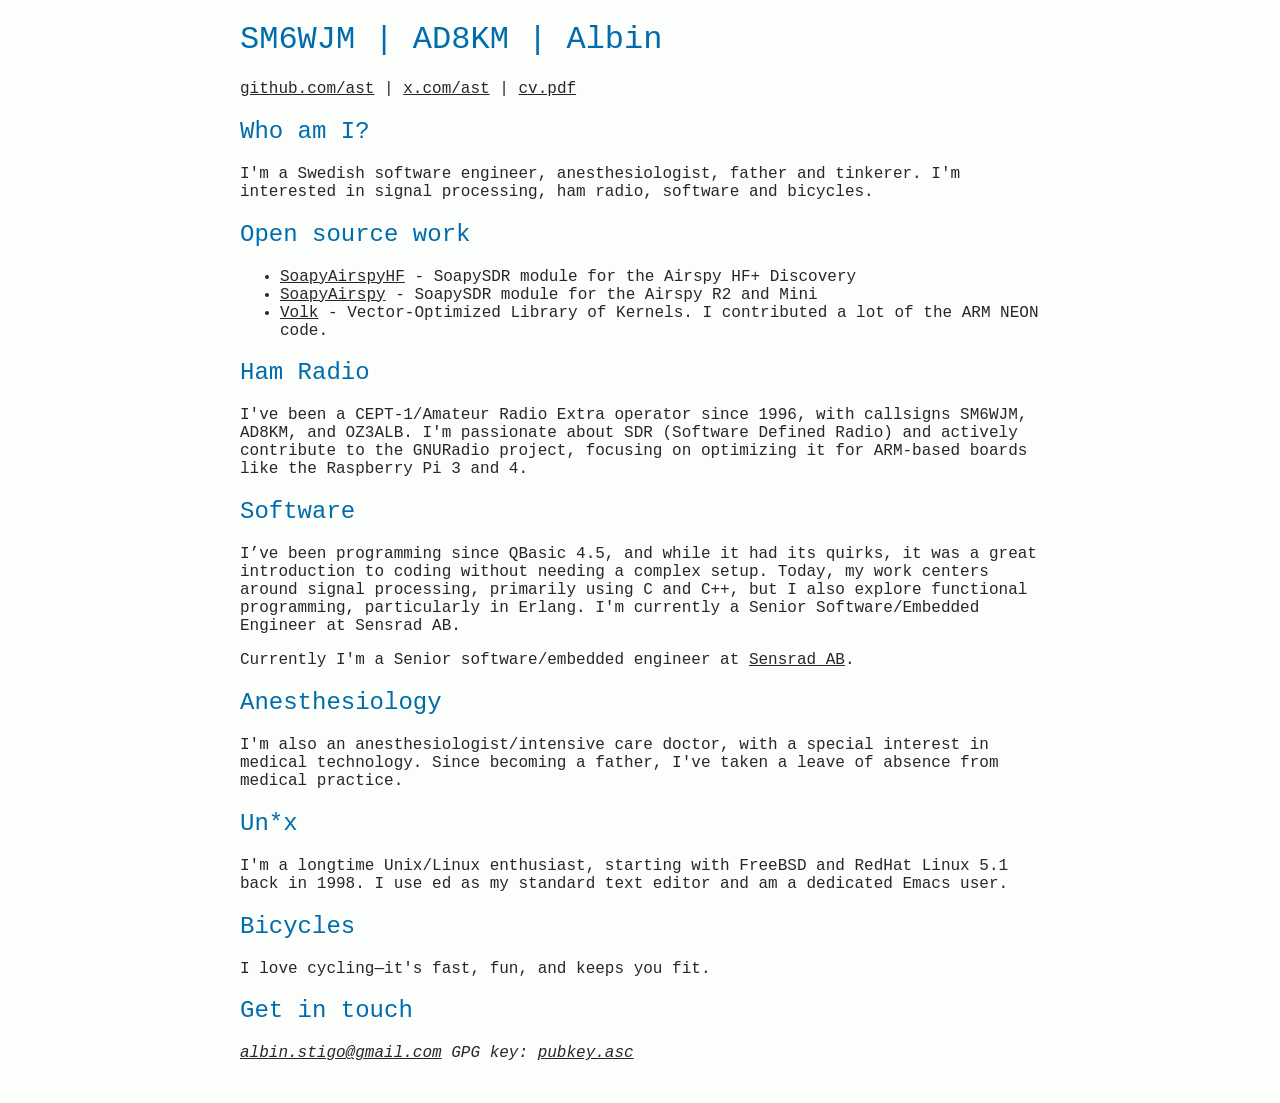
<file: index.html>
<!-- Hej FRA! Kul att ni kollade förbi -->

<!DOCTYPE html>
<html>
  <head>
    <meta charset="UTF-8">

    <meta name="author" content="Albin">
    <meta name="viewport" content="width=device-width, initial-scale=1.0">

    <style type="text/css">
      :root {
          --background: rgba(251, 254, 251, 1);
          --color-accent: rgba(0, 108, 172, 1);
          --color-text-base: rgba(40, 39, 40, 1);
      }
      body {
          font-family: monospace;
          background-color: var(--background);
          color: var(--color-text-base);
          font-size: 16px;
      }
      h1, h2, h3, h4, h5, h6 {
          font-family: monospace;
          font-weight: normal;
          color: var(--color-accent);
      }
      a:link {
          color: var(--color-text-base);
      }
      a:hover {
          color: var(--color-accent);
      }
      a:visited {
          color: var(--color-text-base);
      }
      .content {
          margin: auto;
          width: 800px;
      }
      @media screen and (max-width: 800px) {
          .content {
              width: 100%;
          }
      }
      .nav {
          list-style-type: none;
          margin: 0;
          padding: 0;
      }
      .nav li {
          display: inline-block;
      }
      .nav li a:hover {
          color: var(--color-accent);
      }
    </style>
    <title>SM6WJM - Albin</title>
  </head>

  <body>

    <main class="content">

      <h1>SM6WJM | AD8KM | Albin</h1>

      <nav>
        <ul class="nav">
          <li><a href="https://github.com/ast">github.com/ast</a></li> |
          <li><a href="https://x.com/albinstigo">x.com/ast</a></li> |
          <li><a href="cv.pdf">cv.pdf</a></li>
        </ul>
      </nav>

      <section>
        <h2>Who am I?</h2>
        <p>I'm a Swedish software engineer, anesthesiologist, father
          and tinkerer. I'm interested in signal processing, ham
          radio, software and bicycles.</p>
      </section>

      <section>
        <h2>Open source work</h2>
        <ul>
          <li><a href="https://github.com/ast/SoapyAirspyHF">SoapyAirspyHF</a>
            - SoapySDR module for the Airspy HF+ Discovery</li>

          <li><a href="https://github.com/ast/SoapyAirspy">SoapyAirspy</a>
            - SoapySDR module for the Airspy R2 and Mini</li>

          <li><a href="https://github.com/gnuradio/volk">Volk</a> -
            Vector-Optimized Library of Kernels. I contributed a lot
            of the ARM NEON code.</li>
      </section>

      <section>
        <h2>Ham Radio</h2>
        <p>I've been a CEPT-1/Amateur Radio Extra operator since 1996,
          with callsigns SM6WJM, AD8KM, and OZ3ALB. I'm passionate about SDR
          (Software Defined Radio) and actively contribute to the GNURadio
          project, focusing on optimizing it for ARM-based boards like the
          Raspberry Pi 3 and 4.</p>
      </section>

      <section>
        <h2>Software</h2>
        <p>I’ve been programming since QBasic 4.5, and while it had
        its quirks, it was a great introduction to coding without
        needing a complex setup. Today, my work centers around signal
        processing, primarily using C and C++, but I also explore
        functional programming, particularly in Erlang. I'm currently
        a Senior Software/Embedded Engineer at Sensrad AB.</p>
        <p>
          Currently I'm a Senior software/embedded engineer
          at <a href="https://www.sensrad.com/">Sensrad AB</a>.
        </p>
      </section>

      <section>
        <h2>Anesthesiology</h2>
        <p>I'm also an anesthesiologist/intensive care doctor, with a
        special interest in medical technology. Since becoming a
        father, I've taken a leave of absence from medical
        practice.</p>
      </section>

      <section>
        <h2>Un*x</h2>
        <p>I'm a longtime Unix/Linux enthusiast, starting with FreeBSD
        and RedHat Linux 5.1 back in 1998. I use ed as my standard
        text editor and am a dedicated Emacs user.</p>
      </section>

      <section>
        <h2>Bicycles</h2>
        <p>I love cycling—it's fast, fun, and keeps you fit.</p>
      </section>

      <section>
        <h2>Get in touch</h2>
        <address>
          <a href="mailto:albin.stigo@gmail.com">albin.stigo@gmail.com</a>
          GPG key: <a href="pubkey.asc">pubkey.asc</a>
        </address>
      </section>

    </main>
  </body>
</html>
</file>
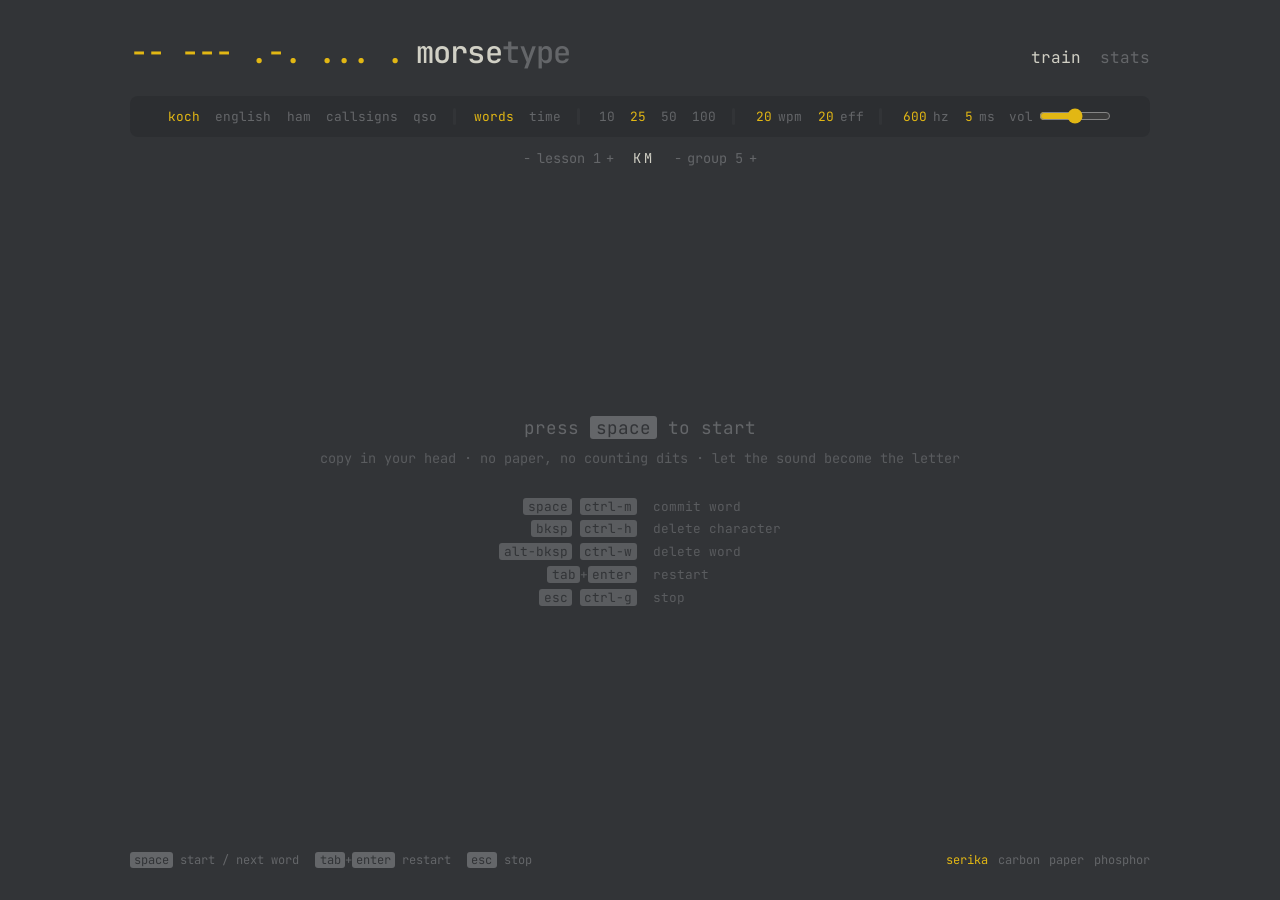
<file: morsetype/index.html>
<!doctype html>
<html lang="en">
  <head>
    <meta charset="UTF-8" />
    <meta name="viewport" content="width=device-width, initial-scale=1.0" />
    <title>morsetype</title>
    <link
      rel="icon"
      href="data:image/svg+xml,%3Csvg xmlns='http://www.w3.org/2000/svg' viewBox='0 0 32 32'%3E%3Crect width='32' height='32' rx='6' fill='%23323437'/%3E%3Crect x='5' y='14' width='4' height='4' rx='2' fill='%23e2b714'/%3E%3Crect x='12' y='14' width='15' height='4' rx='2' fill='%23e2b714'/%3E%3C/svg%3E"
    />
    <link rel="preconnect" href="https://fonts.googleapis.com" />
    <link rel="preconnect" href="https://fonts.gstatic.com" crossorigin />
    <link
      href="https://fonts.googleapis.com/css2?family=JetBrains+Mono:wght@400;500;700&display=swap"
      rel="stylesheet"
    />
    <script type="module" crossorigin src="./assets/index-6QhXFLDw.js"></script>
    <link rel="stylesheet" crossorigin href="./assets/index-YqJCIwNE.css">
  </head>
  <body>
    <div id="root"></div>
  </body>
</html>
</file>
<file: morsetype/assets/index-YqJCIwNE.css>
:root,:root[data-theme=serika]{--bg:#323437;--bg-sub:#2c2e31;--main:#e2b714;--caret:#e2b714;--sub:#646669;--text:#d1d0c5;--error:#ca4754;--error-extra:#7e2a33;--lightningcss-light: ;--lightningcss-dark:initial;color-scheme:dark}:root[data-theme=carbon]{--bg:#313131;--bg-sub:#2b2b2b;--main:#f66e0d;--caret:#f66e0d;--sub:#616161;--text:#f5e6c8;--error:#e72d2d;--error-extra:#7e2a33;--lightningcss-light: ;--lightningcss-dark:initial;color-scheme:dark}:root[data-theme=paper]{--bg:#eee;--bg-sub:#ddd;--main:#444;--caret:#444;--sub:#b2b2b2;--text:#444;--error:#d70000;--error-extra:#d7000080;--lightningcss-light:initial;--lightningcss-dark: ;color-scheme:light}:root[data-theme=phosphor]{--bg:#0b0f0a;--bg-sub:#121a11;--main:#ffb000;--caret:#ffb000;--sub:#4d5a3a;--text:#9fe870;--error:#ff5f4a;--error-extra:#8a3226;--lightningcss-light: ;--lightningcss-dark:initial;color-scheme:dark}*,:before,:after{box-sizing:border-box}html,body{height:100%;margin:0}body{background:var(--bg);color:var(--text);font-family:JetBrains Mono,Roboto Mono,ui-monospace,monospace;transition:background .2s,color .2s}button{font:inherit;color:inherit;cursor:pointer;background:0 0;border:none;padding:0}button:focus-visible,input:focus-visible{outline:2px solid var(--main);outline-offset:2px;border-radius:4px}#root{min-height:100%;display:flex}.app{flex:1;grid-template-rows:auto auto 1fr auto;gap:1.5rem;width:100%;max-width:1100px;margin:0 auto;padding:2rem clamp(1rem,4vw,2.5rem);display:grid}.header{justify-content:space-between;align-items:baseline;gap:1rem;display:flex}.logo{letter-spacing:-.03em;color:var(--text);-webkit-user-select:none;user-select:none;font-size:1.9rem;font-weight:500}.logo .glyph{color:var(--main);margin-right:.8rem}.logo .dim{color:var(--sub)}.nav{color:var(--sub);gap:1.2rem;display:flex}.nav button:hover,.nav button.active{color:var(--text)}.config{background:var(--bg-sub);color:var(--sub);border-radius:8px;flex-wrap:wrap;justify-content:center;justify-self:center;align-items:center;gap:.25rem 0;padding:.45rem .6rem;font-size:.8rem;transition:opacity .3s;display:flex}.config.dimmed{opacity:.25}.config.dimmed:hover{opacity:1}.group{align-items:center;gap:.15rem;display:flex}.group+.group:before{content:"";background:var(--bg);border-radius:2px;width:3px;height:1.1rem;margin:0 .6rem}.opt{border-radius:4px;padding:.2rem .4rem;transition:color .15s}.opt:hover{color:var(--text)}.opt.active{color:var(--main)}.field{align-items:center;gap:.25rem;padding:.2rem .35rem;display:inline-flex}.field input[type=number]{font:inherit;color:var(--main);text-align:right;appearance:textfield;background:0 0;border:none}.field input[type=number]::-webkit-inner-spin-button{-webkit-appearance:none;margin:0}.field input[type=number]::-webkit-outer-spin-button{-webkit-appearance:none;margin:0}.field input[type=range]{width:4.5rem;accent-color:var(--main)}.koch{color:var(--sub);justify-content:center;align-items:center;gap:.8rem;margin-top:.75rem;font-size:.85rem;display:flex}.koch .chars{letter-spacing:.25em;color:var(--text)}.koch .chars .new{color:var(--main)}.koch .step{padding:0 .35rem}.koch .step:hover{color:var(--text)}.stage{flex-direction:column;justify-content:center;align-self:center;width:100%;min-height:12rem;display:flex;position:relative}.meta{height:2rem;color:var(--main);align-items:center;gap:.75rem;font-size:1.5rem;display:flex}.pulse{background:var(--main);opacity:.15;border-radius:50%;width:.5rem;height:.5rem;transition:opacity .12s}.pulse.on{opacity:.9}.words{--line:2.6rem;height:calc(var(--line) * 3);font-size:1.6rem;line-height:var(--line);position:relative;overflow:hidden}.words-inner{flex-wrap:wrap;align-content:flex-start;column-gap:.6em;transition:transform .15s ease-out;display:flex}.word{white-space:nowrap;color:var(--sub);position:relative}.word.pending-grade{color:var(--text);opacity:.75}.word .ok{color:var(--text)}.word .sub{color:var(--error)}.word .miss{color:var(--sub);text-decoration:underline;-webkit-text-decoration-color:var(--error);text-decoration-color:var(--error);text-underline-offset:.2em}.word.missed .miss{text-decoration:none}.word .extra{color:var(--error-extra)}.word.wrong{text-decoration:underline;-webkit-text-decoration-color:var(--error);text-decoration-color:var(--error);text-underline-offset:.3em;text-decoration-thickness:2px}.word.wrong:before{content:attr(data-sent);color:var(--sub);font-size:.5em;line-height:1;position:absolute;top:-1.05em;left:0}.word.current{color:var(--text)}.caret{vertical-align:middle;background:var(--caret);width:2px;height:1.6rem;margin-left:1px;animation:1s step-end infinite blink;display:inline-block}.typing .caret{animation:none}@keyframes blink{50%{opacity:0}}.copy-input{opacity:0;pointer-events:none;border:0;width:1px;height:1px;padding:0;position:absolute;top:0;left:0}.prompt{text-align:center;color:var(--sub);font-size:1.1rem;line-height:2}.prompt kbd,.footer kbd{font:inherit;color:var(--bg);background:var(--sub);border-radius:3px;padding:0 .35em}.prompt .tip{opacity:.8;font-size:.85rem}.prompt .keys{opacity:.8;grid-template-columns:auto auto;justify-content:center;gap:.15rem 1rem;margin:1.5rem 0 0;font-size:.8rem;line-height:1.6;display:grid}.prompt .keys dt{text-align:right}.prompt .keys dd{text-align:left;margin:0}.results{grid-template-columns:auto 1fr;align-items:start;gap:2rem 3rem;display:grid}.big .label{color:var(--sub);font-size:1.6rem;line-height:1}.big .value{color:var(--main);font-size:4rem;line-height:1.1}.small-stats{flex-wrap:wrap;gap:1.5rem 2.5rem;display:flex}.small-stats .label{color:var(--sub);font-size:.9rem}.small-stats .value{color:var(--main);font-size:1.8rem}.review{grid-column:1/-1;font-size:1.1rem}.review .words{--line:2.1rem;height:auto;max-height:12rem;padding-top:.6rem;font-size:1.1rem;overflow-y:auto}.actions{color:var(--sub);grid-column:1/-1;gap:1.5rem;display:flex}.actions button:hover{color:var(--text)}.actions .advance{color:var(--main)}.stats-view{flex-direction:column;gap:2rem;display:flex}.char-grid{grid-template-columns:repeat(auto-fill,minmax(4.2rem,1fr));gap:.5rem;display:grid}.char-cell{background:var(--bg-sub);text-align:center;border-radius:6px;padding:.5rem}.char-cell .c{font-size:1.4rem}.char-cell .acc{color:var(--sub);font-size:.75rem}.char-cell .bar{background:var(--bg);border-radius:2px;height:3px;margin-top:.3rem;overflow:hidden}.char-cell .bar>div{background:var(--main);height:100%}.char-cell.unseen .c{color:var(--sub)}.char-cell.weak .c{color:var(--error)}.history{border-collapse:collapse;width:100%;font-size:.85rem}.history th{text-align:left;color:var(--sub);padding:.3rem .5rem;font-weight:400}.history td{padding:.3rem .5rem}.history tr:nth-child(2n) td{background:var(--bg-sub)}.section-title{color:var(--sub);margin:0 0 .75rem;font-size:1rem;font-weight:400}.empty{color:var(--sub)}.footer{color:var(--sub);flex-wrap:wrap;justify-content:space-between;gap:.75rem;font-size:.75rem;display:flex}.footer .hints{flex-wrap:wrap;gap:1rem;display:flex}.footer .themes{gap:.6rem;display:flex}.footer .themes button:hover,.footer .themes button.active{color:var(--main)}@media (width<=640px){.results{grid-template-columns:1fr}.words{font-size:1.25rem}}
</file>
